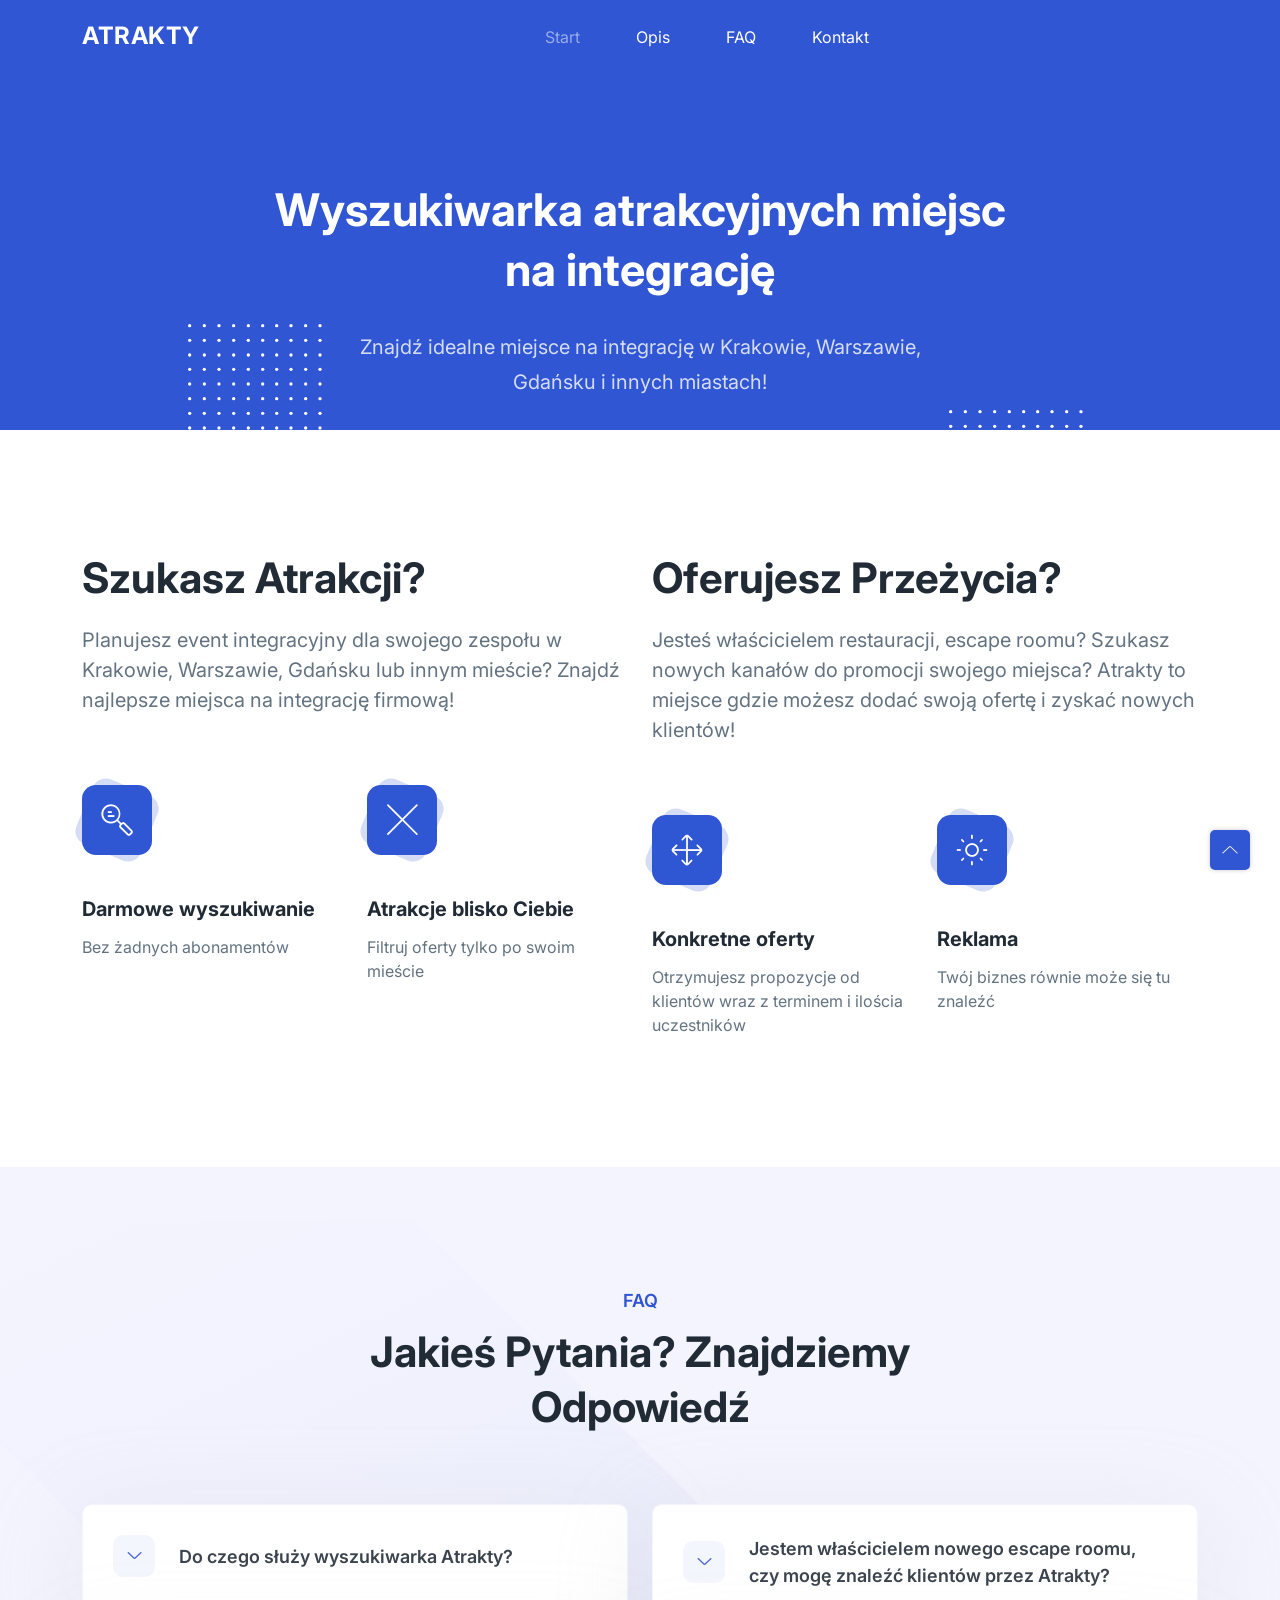
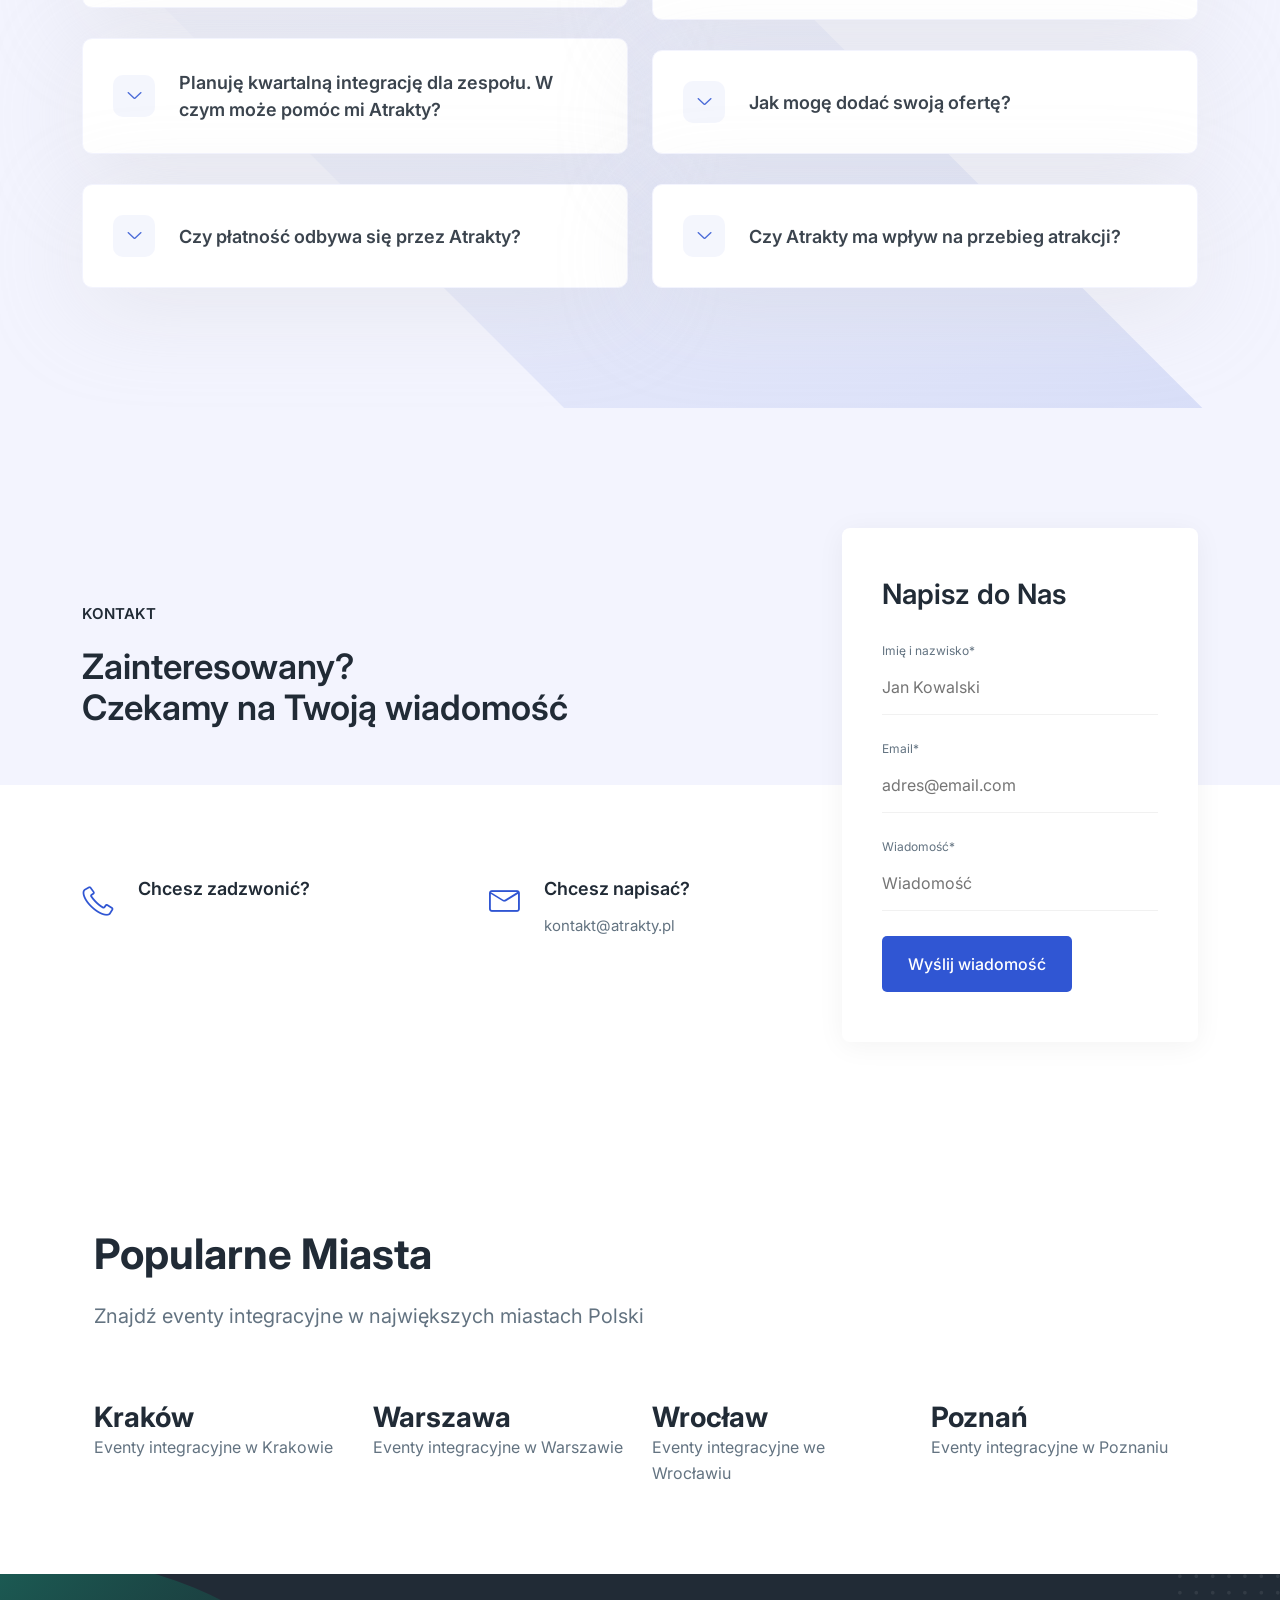
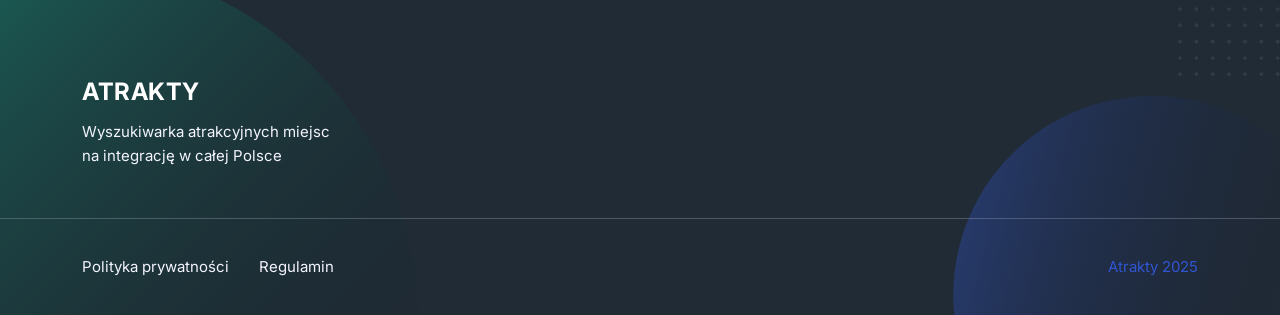
<file: index.html>
<!DOCTYPE html>
<html lang="en">
  <head>
    <meta charset="UTF-8" />
    <meta http-equiv="X-UA-Compatible" content="IE=edge" />
    <meta name="viewport" content="width=device-width, initial-scale=1.0" />
    <title>Atrakty | Wyszukiwarka eventów integracyjnych i firmowych w całej Polsce</title>

    <!-- Primary Meta Tags -->
    <meta name="title" content="Atrakty | Wyszukiwarka eventów integracyjnych i firmowych w całej Polsce">
    <meta name="description" content="Znajdź najlepsze miejsca na integrację firmową w Twoim mieście. Escape roomy, restauracje, warsztaty i inne atrakcje dla zespołu. Darmowe wyszukiwanie eventów integracyjnych w Krakowie, Warszawie, Gdańsku i innych miastach.">

    <!-- Open Graph / Facebook -->
    <meta property="og:type" content="website">
    <meta property="og:url" content="https://atrakty.pl/">
    <meta property="og:title" content="Atrakty | Wyszukiwarka eventów integracyjnych i firmowych w całej Polsce">
    <meta property="og:description" content="Znajdź najlepsze miejsca na integrację firmową w Twoim mieście. Escape roomy, restauracje, warsztaty i inne atrakcje dla zespołu. Darmowe wyszukiwanie eventów integracyjnych w Krakowie, Warszawie, Gdańsku i innych miastach.">
    <!-- <meta property="og:image" content="https://uideck.com/wp-content/uploads/2021/09/play-meta-bs.jpg"> -->

    <!-- Twitter -->
    <meta property="twitter:card" content="summary_large_image">
    <meta property="twitter:url" content="https://atrakty.pl/">
    <meta property="twitter:title" content="Atrakty | Wyszukiwarka eventów integracyjnych i firmowych w całej Polsce">
    <meta property="twitter:description" content="Znajdź najlepsze miejsca na integrację firmową w Twoim mieście. Escape roomy, restauracje, warsztaty i inne atrakcje dla zespołu. Darmowe wyszukiwanie eventów integracyjnych w Krakowie, Warszawie, Gdańsku i innych miastach.">
    <!-- <meta property="twitter:image" content="https://uideck.com/wp-content/uploads/2021/09/play-meta-bs.jpg"> -->

    <script type="application/ld+json">
    {
      "@context": "https://schema.org",
      "@type": "WebSite",
      "name": "Atrakty",
      "url": "https://atrakty.pl",
      "description": "Wyszukiwarka atrakcyjnych miejsc na integrację w całej Polsce",
      "potentialAction": {
        "@type": "SearchAction",
        "target": "https://atrakty.pl/search?q={search_term_string}",
        "query-input": "required name=search_term_string"
      }
    }
    </script>

    <!--====== Favicon Icon ======-->
    <link
      rel="shortcut icon"
      href="assets/images/favicon.ico"
      type="image/svg"
    />

    <!-- ===== All CSS files ===== -->
    <link rel="stylesheet" href="assets/css/bootstrap.min.css" />
    <link rel="stylesheet" href="assets/css/animate.css" />
    <link rel="stylesheet" href="assets/css/lineicons.css" />
    <link rel="stylesheet" href="assets/css/ud-styles.css" />
    <link rel="canonical" href="https://atrakty.pl/" />
  </head>
  <body>
    <!-- ====== Header Start ====== -->
    <header class="ud-header">
      <div class="container">
        <div class="row">
          <div class="col-lg-12">
            <nav class="navbar navbar-expand-lg">
              <a class="navbar-brand" href="index.html">
                <span class="logo-text">ATRAKTY</span>
              </a>
              <button class="navbar-toggler">
                <span class="toggler-icon"> </span>
                <span class="toggler-icon"> </span>
                <span class="toggler-icon"> </span>
              </button>

              <div class="navbar-collapse">
                <ul id="nav" class="navbar-nav mx-auto">
                  <li class="nav-item">
                    <a class="ud-menu-scroll" href="#home">Start</a>
                  </li>

                  <li class="nav-item">
                    <a class="ud-menu-scroll" href="#features">Opis</a>
                  </li>
                  <li class="nav-item">
                    <a class="ud-menu-scroll" href="#faq">FAQ</a>
                  </li>
                  <!-- <li class="nav-item">
                    <a class="ud-menu-scroll" href="#pricing">Pricing</a>
                  </li> -->
                  <!-- <li class="nav-item">
                    <a class="ud-menu-scroll" href="#team">Twórcy</a>
                  </li> -->
                  <li class="nav-item">
                    <a class="ud-menu-scroll" href="#contact">Kontakt</a>
                  </li>
                </ul>
              </div>
            </nav>
          </div>
        </div>
      </div>
    </header>
    <!-- ====== Header End ====== -->

    <!-- ====== Hero Start ====== -->
    <section class="ud-hero" id="home">
      <div class="container">
        <div class="row">
          <div class="col-lg-12">
            <div class="ud-hero-content wow fadeInUp" data-wow-delay=".2s">
              <h1 class="ud-hero-title">
                Wyszukiwarka atrakcyjnych miejsc na integrację
              </h1>
              <p class="ud-hero-desc">
                Znajdź idealne miejsce na integrację w Krakowie, Warszawie, Gdańsku i innych miastach!
              </p>
              <!-- <ul class="ud-hero-buttons">
                <li>
                  <a href="https://links.uideck.com/play-bootstrap-download" rel="nofollow noopener" target="_blank" class="ud-main-btn ud-white-btn">
                    Download Now
                  </a>
                </li>
                <li>
                  <a href="https://github.com/uideck/play-bootstrap" rel="nofollow noopener" target="_blank" class="ud-main-btn ud-link-btn">
                    Learn More <i class="lni lni-arrow-right"></i>
                  </a>
                </li>
              </ul> -->
            </div>
            <!-- <div class="ud-hero-brands-wrapper wow fadeInUp" data-wow-delay=".3s">
              <span class="logo-text">ATRAKTY</span>
            </div> -->
            
              <div class="ud-hero-image wow fadeInUp" data-wow-delay=".25s">
              <!-- <img src="assets/images/dashboard.webp" alt="Wyszukiwarka eventów integracyjnych w Krakowie, Warszawie i innych miastach" /> -->
              <img
                src="assets/images/hero/dotted-shape.svg"
                alt="shape"
                class="shape shape-1"
              />
              <img
                src="assets/images/hero/dotted-shape.svg"
                alt="shape"
                class="shape shape-2"
              />
            </div> 
          </div>
        </div>
      </div>
    </section>
    <!-- ====== Hero End ====== -->

    <!-- ====== Features Start ====== -->
    <section id="features" class="ud-features">
      <div class="container">
        <div class="row">
          <!-- Left Side with White Background -->
          <div class="col-lg-6">
            <div class="ud-section-title">
              <h2>Szukasz atrakcji?</h2>
              <p>
                Planujesz event integracyjny dla swojego zespołu w Krakowie, Warszawie, Gdańsku lub innym mieście? 
                Znajdź najlepsze miejsca na integrację firmową!
              </p>
            </div>
            <div class="row">
              <div class="col-xl-6 col-lg-12 col-sm-6">
                <div class="ud-single-feature wow fadeInUp" data-wow-delay=".1s">
                  <div class="ud-feature-icon">
                    <i class="lni lni-keyword-research"></i>
                  </div>
                  <div class="ud-feature-content">
                    <h3 class="ud-feature-title">Darmowe wyszukiwanie</h3>
                    <p class="ud-feature-desc">
                      Bez żadnych abonamentów 
                    </p>
                  </div>
                </div>
              </div>
              <div class="col-xl-6 col-lg-12 col-sm-6">
                <div class="ud-single-feature wow fadeInUp" data-wow-delay=".15s">
                  <div class="ud-feature-icon">
                    <i class="lni lni-close"></i>
                  </div>
                  <div class="ud-feature-content">
                    <h3 class="ud-feature-title">Atrakcje blisko Ciebie</h3>
                    <p class="ud-feature-desc">
                      Filtruj oferty tylko po swoim mieście
                    </p>
                  </div>
                </div>
              </div>
            </div>
          </div>
    
          <div class="col-lg-6">
            <div class="ud-section-title">
              <h2>Oferujesz przeżycia?</h2>
              <p>
                Jesteś właścicielem restauracji, escape roomu? Szukasz nowych
                kanałów do promocji swojego miejsca? Atrakty to miejsce gdzie 
                możesz dodać swoją ofertę i zyskać nowych klientów!
              </p>
            </div>
            <div class="row">
              <div class="col-xl-6 col-lg-12 col-sm-6">
                <div class="ud-single-feature wow fadeInUp" data-wow-delay=".2s">
                  <div class="ud-feature-icon">
                    <i class="lni lni-move"></i>
                  </div>
                  <div class="ud-feature-content">
                    <h3 class="ud-feature-title">Konkretne oferty</h3>
                    <p class="ud-feature-desc">
                      Otrzymujesz propozycje od klientów wraz z terminem i ilościa uczestników
                    </p>
                  </div>
                </div>
              </div>
              <div class="col-xl-6 col-lg-12 col-sm-6">
                <div class="ud-single-feature wow fadeInUp" data-wow-delay=".25s">
                  <div class="ud-feature-icon">
                    <i class="lni lni-sun"></i>
                  </div>
                  <div class="ud-feature-content">
                    <h3 class="ud-feature-title">Reklama</h3>
                    <p class="ud-feature-desc">
                      Twój biznes równie może się tu znaleźć
                    </p>
                  </div>
                </div>
              </div>
            </div>
          </div>
        </div>
      </div>
    </section>
    
    <!-- ====== Features End ====== -->
    <!-- ====== FAQ Start ====== -->
    <section id="faq" class="ud-faq">
      <div class="shape">
        <img src="assets/images/faq/shape.svg" alt="shape" />
      </div>
      <div class="container">
        <div class="row">
          <div class="col-lg-12">
            <div class="ud-section-title text-center mx-auto">
              <span>FAQ</span>
              <h2>Jakieś pytania? Znajdziemy odpowiedź</h2>
              <!-- <p>
                There are many variations of passages of Lorem Ipsum available
                but the majority have suffered alteration in some form.
              </p> -->
            </div>
          </div>
        </div>

        <div class="row">
          <div class="col-lg-6">
            <div class="ud-single-faq wow fadeInUp" data-wow-delay=".1s">
              <div class="accordion">
                <button
                  class="ud-faq-btn collapsed"
                  data-bs-toggle="collapse"
                  data-bs-target="#collapseOne"
                >
                  <span class="icon flex-shrink-0">
                    <i class="lni lni-chevron-down"></i>
                  </span>
                  <span>Do czego służy wyszukiwarka Atrakty?</span>
                </button>
                <div id="collapseOne" class="accordion-collapse collapse">
                  <div class="ud-faq-body">
                    Jest to miejsce które łączy osoby chcące zorganizować integrację dla zespołu lub firmy
                    wraz z gotowymi ofertami od oferujących szeroko pojęte atrakcje.
                  </div>
                </div>
              </div>
            </div>
            <div class="ud-single-faq wow fadeInUp" data-wow-delay=".15s">
              <div class="accordion">
                <button
                  class="ud-faq-btn collapsed"
                  data-bs-toggle="collapse"
                  data-bs-target="#collapseTwo"
                >
                  <span class="icon flex-shrink-0">
                    <i class="lni lni-chevron-down"></i>
                  </span>
                  <span>Planuję kwartalną integrację dla zespołu. W czym może pomóc mi Atrakty?</span>
                </button>
                <div id="collapseTwo" class="accordion-collapse collapse">
                  <div class="ud-faq-body">
                    Po prostu podaj miasto, przejrzyj dostępne oferty, wybierz najciekawszą, podaj datę,
                    przewidywaną iloć uczestników i wyślij zapytanie do organizatora przez formularz.
                  </div>
                </div>
              </div>
            </div>
            <div class="ud-single-faq wow fadeInUp" data-wow-delay=".2s">
              <div class="accordion">
                <button
                  class="ud-faq-btn collapsed"
                  data-bs-toggle="collapse"
                  data-bs-target="#collapseThree"
                >
                  <span class="icon flex-shrink-0">
                    <i class="lni lni-chevron-down"></i>
                  </span>
                  <span>Czy płatność odbywa się przez Atrakty?</span>
                </button>
                <div id="collapseThree" class="accordion-collapse collapse">
                  <div class="ud-faq-body">
                    Aktualnie nie, aczkolwiek ta funkcjonalność jest w planach.
                  </div>
                </div>
              </div>
            </div>
          </div>
          <div class="col-lg-6">
            <div class="ud-single-faq wow fadeInUp" data-wow-delay=".1s">
              <div class="accordion">
                <button
                  class="ud-faq-btn collapsed"
                  data-bs-toggle="collapse"
                  data-bs-target="#collapseFour"
                >
                  <span class="icon flex-shrink-0">
                    <i class="lni lni-chevron-down"></i>
                  </span>
                  <span>Jestem właścicielem nowego escape roomu, czy mogę znaleźć klientów przez Atrakty?</span>
                </button>
                <div id="collapseFour" class="accordion-collapse collapse">
                  <div class="ud-faq-body">
                    Oczywiście! Atrakty może pomóc w poszerzeniu zasięgów.
                  </div>
                </div>
              </div>
            </div>
            <div class="ud-single-faq wow fadeInUp" data-wow-delay=".15s">
              <div class="accordion">
                <button
                  class="ud-faq-btn collapsed"
                  data-bs-toggle="collapse"
                  data-bs-target="#collapseFive"
                >
                  <span class="icon flex-shrink-0">
                    <i class="lni lni-chevron-down"></i>
                  </span>
                  <span>Jak mogę dodać swoją ofertę?</span>
                </button>
                <div id="collapseFive" class="accordion-collapse collapse">
                  <div class="ud-faq-body">
                    To proste. Zarejestruj się, podaj informacje o swojej firmie, a następnie dodaj swoją
                    pierwszą ofertę. Po akceptacji przez administrację oferta stanie się widoczna dla wszystkich w wyszukiwarce.
                  </div>
                </div>
              </div>
            </div>
            <div class="ud-single-faq wow fadeInUp" data-wow-delay=".2s">
              <div class="accordion">
                <button
                  class="ud-faq-btn collapsed"
                  data-bs-toggle="collapse"
                  data-bs-target="#collapseSix"
                >
                  <span class="icon flex-shrink-0">
                    <i class="lni lni-chevron-down"></i>
                  </span>
                  <span>Czy Atrakty ma wpływ na przebieg atrakcji?</span>
                </button>
                <div id="collapseSix" class="accordion-collapse collapse">
                  <div class="ud-faq-body">
                    Nie, platforma tylko pośredniczy na etapie łączenia poszukujących z atrakacjami.
                  </div>
                </div>
              </div>
            </div>
          </div>
        </div>
      </div>
    </section>
    <!-- ====== FAQ End ====== -->

    <!-- ====== Contact Start ====== -->
    <section id="contact" class="ud-contact">
      <div class="container">
        <div class="row align-items-center">
          <div class="col-xl-8 col-lg-7">
            <div class="ud-contact-content-wrapper">
              <div class="ud-contact-title">
                <span>KONTAKT</span>
                <h2>
                  Zainteresowany? <br />
                  Czekamy na Twoją wiadomość
                </h2>
              </div>
              <div class="ud-contact-info-wrapper">
                <div class="ud-single-info">
                  <div class="ud-info-icon">
                    <i class="lni lni-phone"></i>
                  </div>
                  <div class="ud-info-meta">
                    <h5>Chcesz zadzwonić?</h5>
                    <!-- <p></p> -->
                  </div>
                </div>
                <div class="ud-single-info">
                  <div class="ud-info-icon">
                    <i class="lni lni-envelope"></i>
                  </div>
                  <div class="ud-info-meta">
                    <h5>Chcesz napisać?</h5>
                    <p>kontakt@atrakty.pl</p>                    
                  </div>
                </div>
              </div>
            </div>
          </div>
          <div class="col-xl-4 col-lg-5">
            <div
              class="ud-contact-form-wrapper wow fadeInUp"
              data-wow-delay=".2s"
            >
              <h3 class="ud-contact-form-title">Napisz do Nas</h3>
              <form class="ud-contact-form"
              action="https://formspree.io/f/xdknzvpr"
              method="POST"
              >
                <div class="ud-form-group"                >
                <form>
                  <label for="fullName">Imię i nazwisko*</label>
                  <input
                    type="text"
                    name="fullName"
                    placeholder="Jan Kowalski"
                  />
                </div>
                <div class="ud-form-group">
                  <label for="email">Email*</label>
                  <input
                    type="email"
                    name="email"
                    placeholder="adres@email.com"
                  />
                </div>
                <div class="ud-form-group">
                  <!-- <label for="phone">Phone*</label>
                  <input
                    type="text"
                    name="phone"
                    placeholder="+885 1254 5211 552"
                  /> -->
                </div>
                <div class="ud-form-group">
                  <label for="message">Wiadomość*</label>
                  <textarea
                    name="message"
                    rows="1"
                    placeholder="Wiadomość"
                  ></textarea>
                </div>
                <div class="ud-form-group mb-0">
                  <button type="submit" class="ud-main-btn">
                    Wyślij wiadomość
                  </button>
                </div>
              </form>
            </div>
          </div>
        </div>
      </div>
    </section>
    <!-- ====== Contact End ====== -->

    <!-- ====== Popular Cities Start ====== -->
    <section class="ud-cities">
      <div class="container">
        <div class="row">
          <div class="col-lg-12">
            <div class="ud-section-title">
              <h2>Popularne miasta</h2>
              <p>Znajdź eventy integracyjne w największych miastach Polski</p>
            </div>
          </div>
        </div>
        <div class="row ud-cities-row">
          <div class="col-lg-3 col-md-6">
            <a href="krakow.html" class="ud-single-city-link">
              <div class="ud-single-city">
                <h3>Kraków</h3>
                <p>Eventy integracyjne w Krakowie</p>
              </div>
            </a>
          </div>
          <div class="col-lg-3 col-md-6">
            <a href="warszawa.html" class="ud-single-city-link">
              <div class="ud-single-city">
                <h3>Warszawa</h3>
                <p>Eventy integracyjne w Warszawie</p>
              </div>
            </a>
          </div>
          <div class="col-lg-3 col-md-6">
            <a href="wroclaw.html" class="ud-single-city-link">
              <div class="ud-single-city">
                <h3>Wrocław</h3>
                <p>Eventy integracyjne we Wrocławiu</p>
              </div>
            </a>
          </div>
          <div class="col-lg-3 col-md-6">
            <a href="poznan.html" class="ud-single-city-link">
              <div class="ud-single-city">
                <h3>Poznań</h3>
                <p>Eventy integracyjne w Poznaniu</p>
              </div>
            </a>
          </div>
        </div>
      </div>
    </section>
    <!-- ====== Popular Cities End ====== -->
    <div class="ud-cities-bottom-spacer"></div>

    <!-- ====== Footer Start ====== -->
    <footer class="ud-footer wow fadeInUp" data-wow-delay=".15s">
      <div class="shape shape-1">
        <img src="assets/images/footer/shape-1.svg" alt="shape" />
      </div>
      <div class="shape shape-2">
        <img src="assets/images/footer/shape-2.svg" alt="shape" />
      </div>
      <div class="shape shape-3">
        <img src="assets/images/footer/shape-3.svg" alt="shape" />
      </div>
      <div class="ud-footer-widgets">
        <div class="container">
          <div class="row">
            <div class="col-xl-3 col-lg-4 col-md-6">
              <div class="ud-widget">
                <a href="index.html" class="ud-footer-logo">
                  <span class="logo-text">ATRAKTY</span>
                </a>
                <p class="ud-widget-desc">
                  Wyszukiwarka atrakcyjnych miejsc na integrację w całej Polsce
                </p>
              </div>
            </div>
          </div>
        </div>
      </div>
      <div class="ud-footer-bottom">
        <div class="container">
          <div class="row">
            <div class="col-md-8">
              <ul class="ud-footer-bottom-left">
                <li>
                  <a href="javascript:void(0)">Polityka prywatności</a>
                </li>
                <li>
                  <a href="javascript:void(0)">Regulamin</a>
                </li>
              </ul>
            </div>
            <div class="col-md-4">
              <p class="ud-footer-bottom-right">
                <!-- Designed and Developed by -->
                <a href="https://atrakty.pl" rel="nofollow">Atrakty 2025</a>
              </p>
            </div>
          </div>
        </div>
      </div>
    </footer>
    <!-- ====== Footer End ====== -->

    <!-- ====== Back To Top Start ====== -->
    <a href="javascript:void(0)" class="back-to-top">
      <i class="lni lni-chevron-up"> </i>
    </a>
    <!-- ====== Back To Top End ====== -->

    <!-- ====== All Javascript Files ====== -->
    <script src="assets/js/bootstrap.bundle.min.js"></script>
    <script src="assets/js/wow.min.js"></script>
    <script src="assets/js/main.js"></script>
    <script>
      // ==== for menu scroll
      const pageLink = document.querySelectorAll(".ud-menu-scroll");

      pageLink.forEach((elem) => {
        elem.addEventListener("click", (e) => {
          e.preventDefault();
          document.querySelector(elem.getAttribute("href")).scrollIntoView({
            behavior: "smooth",
            offsetTop: 1 - 60,
          });
        });
      });

      // section menu active
      function onScroll(event) {
        const sections = document.querySelectorAll(".ud-menu-scroll");
        const scrollPos =
          window.pageYOffset ||
          document.documentElement.scrollTop ||
          document.body.scrollTop;

        for (let i = 0; i < sections.length; i++) {
          const currLink = sections[i];
          const val = currLink.getAttribute("href");
          const refElement = document.querySelector(val);
          const scrollTopMinus = scrollPos + 73;
          if (
            refElement.offsetTop <= scrollTopMinus &&
            refElement.offsetTop + refElement.offsetHeight > scrollTopMinus
          ) {
            document
              .querySelector(".ud-menu-scroll")
              .classList.remove("active");
            currLink.classList.add("active");
          } else {
            currLink.classList.remove("active");
          }
        }
      }

      window.document.addEventListener("scroll", onScroll);
    </script>
  </body>
</html>
</file>
<file: assets/css/ud-styles.css>
/* =======

	Template Name: Play Bootstrap
	Author: UIdeck
	Author URI: https://uideck.com/
	Support: https://github.com/uideck/
	Version: 1.0

======== */
/*===========================
  COMMON css 
===========================*/
@import url("https://fonts.googleapis.com/css2?family=Inter:wght@200;300;400;500;600;700;800;900&display=swap");
:root {
  --font: "Inter", sans-serif;
  --body-color: #637381;
  --heading-color: #212b36;
  --primary-color: #3056d3;
  --white: #ffffff;
}

body {
  font-family: var(--font);
  font-weight: normal;
  font-style: normal;
  color: var(--body-color);
  overflow-x: hidden;
}

* {
  margin: 0;
  padding: 0;
  -webkit-box-sizing: border-box;
  box-sizing: border-box;
}

img {
  max-width: 100%;
}

a,
button,
input,
textarea {
  -webkit-transition: all 0.3s ease-out 0s;
  transition: all 0.3s ease-out 0s;
}

a,
a:focus,
input:focus,
textarea:focus,
button:focus,
.navbar-toggler:focus {
  text-decoration: none;
  outline: none;
  -webkit-box-shadow: none;
          box-shadow: none;
}

a:focus,
a:hover {
  text-decoration: none;
}

i,
span,
a {
  display: inline-block;
}

audio,
canvas,
iframe,
img,
svg,
video {
  vertical-align: middle;
}

h1,
h2,
h3,
h4,
h5,
h6 {
  font-weight: 700;
  color: var(--heading-color);
  margin: 0px;
}

h1 {
  font-size: 48px;
}

h2 {
  font-size: 36px;
}

h3 {
  font-size: 28px;
}

h4 {
  font-size: 22px;
}

h5 {
  font-size: 18px;
}

h6 {
  font-size: 16px;
}

ul,
ol {
  margin: 0px;
  padding: 0px;
  list-style-type: none;
}

p {
  font-size: 16px;
  font-weight: 400;
  line-height: 26px;
  color: var(--body-color);
  margin: 0px;
}

.bg_cover {
  background-position: center center;
  background-size: cover;
  background-repeat: no-repeat;
  width: 100%;
  height: 100%;
}

/*===== All Button Style =====*/
.ud-main-btn {
  display: inline-block;
  text-align: center;
  white-space: nowrap;
  vertical-align: middle;
  font-weight: 500;
  font-size: 16px;
  border-radius: 5px;
  padding: 15px 25px;
  border: 1px solid transparent;
  color: var(--white);
  cursor: pointer;
  z-index: 5;
  -webkit-transition: all 0.4s ease-out 0s;
  transition: all 0.4s ease-out 0s;
  background: var(--primary-color);
}

.ud-main-btn:hover {
  color: var(--white);
  background: var(--heading-color);
}

@media (max-width: 767px) {
  .container {
    padding-left: 40px;
    padding-right: 40px;
  }
}

@media only screen and (min-width: 576px) and (max-width: 767px) {
  .container {
    padding-left: 20px;
    padding-right: 20px;
  }
}

.back-to-top {
  width: 40px;
  height: 40px;
  line-height: 40px;
  background: var(--primary-color);
  -webkit-box-shadow: 0px 0px 5px rgba(0, 0, 0, 0.2);
          box-shadow: 0px 0px 5px rgba(0, 0, 0, 0.2);
  text-align: center;
  -webkit-box-pack: center;
      -ms-flex-pack: center;
          justify-content: center;
  -webkit-box-align: center;
      -ms-flex-align: center;
          align-items: center;
  border-radius: 5px;
  position: fixed;
  right: 30px;
  bottom: 30px;
  z-index: 99;
  color: var(--white);
}

.back-to-top:hover {
  color: var(--white);
  background: var(--heading-color);
}

/* ===== Header CSS ===== */
.ud-header {
  position: absolute;
  top: 0;
  left: 0;
  width: 100%;
  z-index: 99;
  -webkit-transition: all 0.3s ease-out 0s;
  transition: all 0.3s ease-out 0s;
}

.sticky {
  position: fixed;
  z-index: 99;
  background-color: rgba(255, 255, 255, 0.8);
  -webkit-backdrop-filter: blur(5px);
          backdrop-filter: blur(5px);
  -webkit-box-shadow: inset 0 -1px 0 0 rgba(0, 0, 0, 0.1);
  box-shadow: inset 0 -1px 0 0 rgba(0, 0, 0, 0.1);
  -webkit-transition: all 0.3s ease-out 0s;
  transition: all 0.3s ease-out 0s;
}

.sticky .navbar {
  padding: 0;
}

.navbar {
  padding: 0px 0;
  border-radius: 5px;
  position: relative;
  -webkit-transition: all 0.3s ease-out 0s;
  transition: all 0.3s ease-out 0s;
}

.navbar-brand {
  padding: 0;
}

@media only screen and (min-width: 768px) and (max-width: 991px), (max-width: 767px) {
  .navbar-brand {
    padding: 5px 0px;
  }
}

.navbar-brand img {
  max-width: 160px;
}

.navbar-toggler {
  padding: 0;
}

.navbar-toggler .toggler-icon {
  width: 30px;
  height: 2px;
  background-color: var(--white);
  display: block;
  margin: 5px 0;
  position: relative;
  -webkit-transition: all 0.3s ease-out 0s;
  transition: all 0.3s ease-out 0s;
}

.navbar-toggler.active .toggler-icon:nth-of-type(1) {
  -webkit-transform: rotate(45deg);
  transform: rotate(45deg);
  top: 7px;
}

.navbar-toggler.active .toggler-icon:nth-of-type(2) {
  opacity: 0;
}

.navbar-toggler.active .toggler-icon:nth-of-type(3) {
  -webkit-transform: rotate(135deg);
  transform: rotate(135deg);
  top: -7px;
}

@media only screen and (min-width: 768px) and (max-width: 991px), (max-width: 767px) {
  .navbar-collapse {
    position: absolute;
    top: 100%;
    right: 0;
    max-width: 300px;
    width: 100%;
    background-color: var(--white);
    z-index: 9;
    -webkit-box-shadow: 0px 15px 20px 0px rgba(0, 0, 0, 0.1);
    box-shadow: 0px 15px 20px 0px rgba(0, 0, 0, 0.1);
    padding: 0px;
    display: none;
    border-radius: 5px;
  }
  .navbar-collapse.show {
    display: block;
  }
}

@media only screen and (min-width: 768px) and (max-width: 991px), (max-width: 767px) {
  .navbar-nav {
    padding: 20px 30px;
  }
}

.navbar-nav .nav-item {
  position: relative;
  padding: 0px 20px;
}

@media only screen and (min-width: 992px) and (max-width: 1199px) {
  .navbar-nav .nav-item {
    padding: 0px 12px;
  }
}

@media only screen and (min-width: 768px) and (max-width: 991px), (max-width: 767px) {
  .navbar-nav .nav-item {
    padding: 0px;
  }
}

.navbar-nav .nav-item > a {
  font-size: 16px;
  font-weight: 400;
  color: var(--white);
  -webkit-transition: all 0.3s ease-out 0s;
  transition: all 0.3s ease-out 0s;
  padding: 25px 8px;
  position: relative;
}

@media only screen and (min-width: 768px) and (max-width: 991px), (max-width: 767px) {
  .navbar-nav .nav-item > a {
    display: block;
    padding: 8px 0;
    color: var(--heading-color);
  }
}

.navbar-nav .nav-item > a:hover, .navbar-nav .nav-item > a.active {
  color: var(--white);
  opacity: 0.5;
}

@media only screen and (min-width: 768px) and (max-width: 991px), (max-width: 767px) {
  .navbar-nav .nav-item > a:hover, .navbar-nav .nav-item > a.active {
    color: var(--primary-color);
    opacity: 1;
  }
}

.navbar-nav .nav-item .ud-submenu {
  position: absolute;
  width: 250px;
  background: var(--white);
  top: 110%;
  padding: 20px 30px;
  -webkit-box-shadow: 0 15px 44px rgba(140, 140, 140, 0.18);
          box-shadow: 0 15px 44px rgba(140, 140, 140, 0.18);
  border-radius: 5px;
  opacity: 0;
  visibility: hidden;
  -webkit-transition: all 0.3s ease-out 0s;
  transition: all 0.3s ease-out 0s;
}

@media only screen and (min-width: 768px) and (max-width: 991px), (max-width: 767px) {
  .navbar-nav .nav-item .ud-submenu {
    position: static;
    -webkit-box-shadow: none;
            box-shadow: none;
    width: 100%;
    padding: 0px;
    opacity: 1;
    visibility: visible;
    display: none;
  }
}

.navbar-nav .nav-item .ud-submenu.show {
  display: block;
}

.navbar-nav .nav-item .ud-submenu .ud-submenu-link {
  padding: 7px 0;
  color: var(--heading-color);
  font-size: 14px;
}

.navbar-nav .nav-item .ud-submenu .ud-submenu-link:hover {
  color: var(--primary-color);
}

.navbar-nav .nav-item:hover > a {
  color: var(--white);
  opacity: 0.5;
}

@media only screen and (min-width: 768px) and (max-width: 991px), (max-width: 767px) {
  .navbar-nav .nav-item:hover > a {
    color: var(--primary-color);
    opacity: 1;
  }
}

.navbar-nav .nav-item:hover > .ud-submenu {
  opacity: 1;
  visibility: visible;
  top: 100%;
}

.navbar-nav .nav-item.nav-item-has-children > a {
  position: relative;
}

.navbar-nav .nav-item.nav-item-has-children > a::after {
  content: "";
  -webkit-box-sizing: border-box;
          box-sizing: border-box;
  position: absolute;
  width: 10px;
  height: 10px;
  border-bottom: 2px solid;
  border-right: 2px solid;
  -webkit-transform: rotate(45deg) translateY(-50%);
          transform: rotate(45deg) translateY(-50%);
  right: -15px;
  top: 50%;
  margin-top: -2px;
}

@media only screen and (min-width: 768px) and (max-width: 991px), (max-width: 767px) {
  .navbar-nav .nav-item.nav-item-has-children > a::after {
    right: 5px;
  }
}

@media only screen and (min-width: 768px) and (max-width: 991px), (max-width: 767px) {
  .navbar-btn {
    position: absolute;
    top: 50%;
    right: 50px;
    -webkit-transform: translateY(-50%);
    transform: translateY(-50%);
  }
}

.navbar-btn .ud-main-btn {
  padding: 8px 16px;
  background: transparent;
}

.navbar-btn .ud-login-btn:hover {
  opacity: 0.5;
}

.navbar-btn .ud-white-btn {
  background: rgba(255, 255, 255, 0.2);
}

.navbar-btn .ud-white-btn:hover {
  background: white;
  color: var(--heading-color);
}

.sticky .navbar-toggler .toggler-icon {
  background-color: var(--heading-color);
}

.sticky .navbar-nav .nav-item:hover > a {
  color: var(--primary-color);
  opacity: 1;
}

.sticky .navbar-nav .nav-item a {
  color: var(--heading-color);
}

.sticky .navbar-nav .nav-item a.active, .sticky .navbar-nav .nav-item a:hover {
  color: var(--primary-color);
  opacity: 1;
}

.sticky .navbar-btn .ud-main-btn.ud-login-btn {
  color: var(--heading-color);
}

.sticky .navbar-btn .ud-main-btn.ud-login-btn:hover {
  color: var(--primary-color);
  opacity: 1;
}

.sticky .navbar-btn .ud-white-btn {
  background: var(--primary-color);
  color: var(--white);
}

.sticky .navbar-btn .ud-white-btn:hover {
  background: var(--heading-color);
}

/* ===== Hero CSS ===== */
.ud-hero {
  background: var(--primary-color);
  padding-top: 180px;
}

@media only screen and (min-width: 768px) and (max-width: 991px) {
  .ud-hero {
    padding-top: 160px;
  }
}

@media (max-width: 767px) {
  .ud-hero {
    padding-top: 130px;
  }
}

.ud-hero-content {
  max-width: 780px;
  margin: auto;
  margin-bottom: 30px;
}

.ud-hero-content .ud-hero-title {
  color: var(--white);
  font-weight: 700;
  font-size: 45px;
  line-height: 60px;
  text-align: center;
  margin-bottom: 30px;
}

@media only screen and (min-width: 768px) and (max-width: 991px) {
  .ud-hero-content .ud-hero-title {
    font-size: 38px;
    line-height: 50px;
  }
}

@media (max-width: 767px) {
  .ud-hero-content .ud-hero-title {
    font-size: 26px;
    line-height: 38px;
  }
}

.ud-hero-content .ud-hero-desc {
  font-weight: normal;
  font-size: 20px;
  line-height: 35px;
  text-align: center;
  color: var(--white);
  opacity: 0.8;
  max-width: 600px;
  margin: auto;
  margin-bottom: 30px;
}

@media (max-width: 767px) {
  .ud-hero-content .ud-hero-desc {
    font-size: 16px;
    line-height: 30px;
  }
}

.ud-hero-buttons {
  display: -webkit-box;
  display: -ms-flexbox;
  display: flex;
  -webkit-box-align: center;
      -ms-flex-align: center;
          align-items: center;
  -webkit-box-pack: center;
      -ms-flex-pack: center;
          justify-content: center;
}

.ud-hero-buttons .ud-main-btn {
  margin: 8px;
}

@media (max-width: 767px) {
  .ud-hero-buttons .ud-main-btn {
    margin: 5px;
  }
}

@media (max-width: 767px) {
  .ud-hero-buttons .ud-main-btn {
    padding: 12px 16px;
  }
}

.ud-hero-buttons .ud-white-btn {
  background: var(--white);
  color: var(--heading-color);
}

.ud-hero-buttons .ud-white-btn:hover {
  -webkit-box-shadow: 0px 0px 25px rgba(0, 0, 0, 0.2);
          box-shadow: 0px 0px 25px rgba(0, 0, 0, 0.2);
  background: #fefefe;
  color: var(--primary-color);
}

.ud-hero-buttons .ud-link-btn:hover {
  color: var(--white);
  background: transparent;
  opacity: 0.5;
}

.ud-hero-brands-wrapper {
  text-align: center;
  margin-bottom: 40px;
}

.ud-hero-brands-wrapper img {
  -webkit-transition: all 0.3s;
  transition: all 0.3s;
  opacity: 0.5;
  max-width: 250px;
}

.ud-hero-brands-wrapper img:hover {
  opacity: 1;
}

.ud-hero-image {
  max-width: 845px;
  margin: auto;
  text-align: center;
  position: relative;
  z-index: 1;
}

.ud-hero-image img {
  max-width: 100%;
  text-align: center;
}

.ud-hero-image .shape {
  position: absolute;
  z-index: -1;
}

.ud-hero-image .shape.shape-1 {
  bottom: 0;
  left: -30px;
}

.ud-hero-image .shape.shape-2 {
  top: -20px;
  right: -20px;
}

/* ===== Features CSS ===== */
.ud-features {
  padding-top: 120px;
  padding-bottom: 90px;
}

@media (max-width: 767px) {
  .ud-features {
    padding-top: 80px;
    padding-bottom: 40px;
  }
}

.ud-section-title {
  max-width: 620px;
  margin-bottom: 70px;
}

.ud-section-title span {
  font-weight: 600;
  font-size: 18px;
  color: var(--primary-color);
  margin-bottom: 10px;
}

.ud-section-title h2 {
  font-weight: 700;
  font-size: 42px;
  line-height: 55px;
  text-transform: capitalize;
  color: var(--heading-color);
  margin-bottom: 20px;
}

.ud-section-title p {
  font-size: 20px;
  line-height: 30px;
}

@media (max-width: 767px) {
  .ud-section-title p {
    font-size: 16px;
    line-height: 26px;
  }
}

.ud-single-feature {
  margin-bottom: 40px;
}

.ud-single-feature:hover .ud-feature-icon::before {
  -webkit-transform: rotate(45deg);
  transform: rotate(45deg);
}

.ud-single-feature .ud-feature-icon {
  width: 70px;
  height: 70px;
  display: -webkit-box;
  display: -ms-flexbox;
  display: flex;
  -webkit-box-align: center;
      -ms-flex-align: center;
          align-items: center;
  -webkit-box-pack: center;
      -ms-flex-pack: center;
          justify-content: center;
  border-radius: 14px;
  background: var(--primary-color);
  font-size: 32px;
  color: var(--white);
  position: relative;
  z-index: 1;
  text-align: center;
  margin-bottom: 40px;
}

.ud-single-feature .ud-feature-icon::before {
  content: "";
  position: absolute;
  width: 100%;
  height: 100%;
  top: 0;
  left: 0;
  border-radius: 14px;
  background: var(--primary-color);
  opacity: 0.2;
  z-index: -1;
  -webkit-transform: rotate(23deg);
  transform: rotate(23deg);
  -webkit-transition: all 0.3s ease-out 0s;
  transition: all 0.3s ease-out 0s;
}

.ud-single-feature .ud-feature-title {
  font-weight: 700;
  font-size: 20px;
  line-height: 28px;
  margin-bottom: 12px;
}

@media only screen and (min-width: 992px) and (max-width: 1199px) {
  .ud-single-feature .ud-feature-title {
    font-size: 18px;
    line-height: 26px;
  }
}

.ud-single-feature .ud-feature-desc {
  font-size: 16px;
  line-height: 24px;
  margin-bottom: 40px;
}

.ud-single-feature .ud-feature-link {
  font-weight: 500;
  color: var(--body-color);
}

.ud-single-feature .ud-feature-link:hover {
  color: var(--primary-color);
}

/* ===== About CSS ===== */
.ud-about {
  background: #f3f4fe;
  padding: 120px 0;
}

@media (max-width: 767px) {
  .ud-about {
    padding: 80px 0;
  }
}

.ud-about-wrapper {
  background: var(--white);
  border: 1px solid rgba(0, 0, 0, 0.08);
  display: -webkit-box;
  display: -ms-flexbox;
  display: flex;
  -webkit-box-pack: justify;
      -ms-flex-pack: justify;
          justify-content: space-between;
}

@media only screen and (min-width: 768px) and (max-width: 991px), (max-width: 767px) {
  .ud-about-wrapper {
    display: block;
  }
}

.ud-about-content-wrapper {
  padding: 70px;
}

@media (max-width: 767px) {
  .ud-about-content-wrapper {
    padding: 50px 30px;
  }
}

@media only screen and (min-width: 576px) and (max-width: 767px) {
  .ud-about-content-wrapper {
    padding: 50px;
  }
}

.ud-about-content {
  max-width: 500px;
}

.ud-about-content .tag {
  font-weight: 500;
  font-size: 14px;
  color: var(--white);
  background: var(--primary-color);
  padding: 5px 20px;
  display: inline-block;
  margin-bottom: 20px;
}

.ud-about-content h2 {
  font-weight: bold;
  font-size: 36px;
  line-height: 45px;
  margin-bottom: 30px;
}

@media (max-width: 767px) {
  .ud-about-content h2 {
    font-size: 26px;
    line-height: 38px;
  }
}

.ud-about-content p {
  font-size: 16px;
  line-height: 28px;
  margin-bottom: 40px;
}

.ud-about-content .ud-main-btn:hover {
  background: #2748b4;
  -webkit-box-shadow: 0px 0px 10px rgba(0, 0, 0, 0.3);
          box-shadow: 0px 0px 10px rgba(0, 0, 0, 0.3);
}

@media only screen and (min-width: 768px) and (max-width: 991px), (max-width: 767px) {
  .ud-about-image {
    text-align: center;
  }
}

/* ===== Pricing CSS ===== */
.ud-pricing {
  padding-top: 120px;
  padding-bottom: 90px;
}

@media (max-width: 767px) {
  .ud-pricing {
    padding-top: 80px;
    padding-bottom: 40px;
  }
}

.ud-single-pricing {
  margin-bottom: 40px;
  background: var(--white);
  border: 2px solid #d4deff;
  border-radius: 8px;
  text-align: center;
  padding: 45px 30px;
  position: relative;
}

.ud-single-pricing.active {
  background: -webkit-gradient(linear, left top, left bottom, from(#3056d3), to(#179bee));
  background: linear-gradient(180deg, #3056d3 0%, #179bee 100%);
  border: none;
  padding: 55px 30px;
}

.ud-single-pricing.active .ud-pricing-header h3,
.ud-single-pricing.active .ud-pricing-header h4 {
  color: var(--white);
}

.ud-single-pricing.active .ud-pricing-body li {
  color: var(--white);
}

.ud-single-pricing.first-item::after, .ud-single-pricing.last-item::after {
  content: "";
  position: absolute;
  width: 55px;
  height: 55px;
  z-index: 1;
}

.ud-single-pricing.first-item::after {
  background: var(--primary-color);
  left: -2px;
  bottom: -2px;
  border-radius: 0px 55px 0px 8px;
}

.ud-single-pricing.last-item::after {
  background: #13c296;
  top: -2px;
  right: -2px;
  border-radius: 0px 8px 0px 55px;
}

.ud-single-pricing .ud-popular-tag {
  display: inline-block;
  padding: 10px 25px;
  background: var(--white);
  border-radius: 30px;
  color: var(--primary-color);
  margin-bottom: 20px;
  font-weight: 600;
}

.ud-single-pricing .ud-pricing-header h3 {
  font-weight: 500;
  font-size: 15px;
  margin-bottom: 8px;
}

.ud-single-pricing .ud-pricing-header h4 {
  font-weight: 600;
  font-size: 26px;
  color: var(--primary-color);
  margin-bottom: 40px;
}

.ud-single-pricing .ud-pricing-body {
  margin-bottom: 40px;
}

.ud-single-pricing .ud-pricing-body li {
  font-weight: 500;
  font-size: 15px;
  margin-bottom: 18px;
}

.ud-single-pricing .ud-main-btn {
  border-radius: 30px;
  padding: 15px 40px;
}

.ud-single-pricing .ud-border-btn {
  border: 1px solid #d4deff;
  color: var(--primary-color);
  background: var(--white);
}

.ud-single-pricing .ud-border-btn:hover {
  color: var(--white);
  border-color: var(--primary-color);
  background: var(--primary-color);
}

.ud-single-pricing .ud-white-btn {
  background: var(--white);
  color: var(--heading-color);
}

.ud-single-pricing .ud-white-btn:hover {
  color: var(--white);
  background: var(--heading-color);
}

/* ===== FAQ CSS ===== */
.ud-faq {
  padding-top: 120px;
  padding-bottom: 90px;
  background: #f3f4fe;
  position: relative;
  z-index: 1;
}

@media (max-width: 767px) {
  .ud-faq {
    padding-top: 80px;
    padding-bottom: 50px;
  }
}

.ud-faq .shape {
  position: absolute;
  z-index: -1;
  left: 0;
  bottom: 0;
}

.ud-single-faq {
  background: var(--white);
  border: 1px solid #f3f4fe;
  -webkit-box-shadow: 0px 20px 95px rgba(201, 203, 204, 0.3);
          box-shadow: 0px 20px 95px rgba(201, 203, 204, 0.3);
  border-radius: 10px;
  margin-bottom: 30px;
}

.ud-single-faq .ud-faq-btn {
  text-align: left;
  display: -webkit-box;
  display: -ms-flexbox;
  display: flex;
  width: 100%;
  -webkit-box-align: center;
      -ms-flex-align: center;
          align-items: center;
  border: none;
  background: transparent;
  font-weight: 600;
  font-size: 18px;
  color: var(--heading-color);
  opacity: 0.88;
  padding: 30px;
}

@media only screen and (min-width: 992px) and (max-width: 1199px), (max-width: 767px) {
  .ud-single-faq .ud-faq-btn {
    padding: 15px;
  }
}

.ud-single-faq .ud-faq-btn.collapsed span.icon i {
  -webkit-transform: rotate(0deg);
  transform: rotate(0deg);
}

.ud-single-faq .ud-faq-btn span.icon {
  display: -webkit-box;
  display: -ms-flexbox;
  display: flex;
  -webkit-box-align: center;
      -ms-flex-align: center;
          align-items: center;
  -webkit-box-pack: center;
      -ms-flex-pack: center;
          justify-content: center;
  width: 42px;
  height: 42px;
  background: rgba(48, 86, 211, 0.06);
  border-radius: 10px;
  color: var(--primary-color);
  margin-right: 24px;
}

.ud-single-faq .ud-faq-btn span.icon i {
  -webkit-transform: rotate(180deg);
  transform: rotate(180deg);
  -webkit-transition: all 0.3s;
  transition: all 0.3s;
  font-size: 14px;
  font-weight: 700;
}

.ud-single-faq .ud-faq-body {
  padding: 0px 30px 40px 95px;
}

@media only screen and (min-width: 992px) and (max-width: 1199px), (max-width: 767px) {
  .ud-single-faq .ud-faq-body {
    padding: 0px 16px 20px 82px;
  }
}

/* ===== Testimonials CSS ===== */
.ud-testimonials {
  padding-top: 120px;
}

@media (max-width: 767px) {
  .ud-testimonials {
    padding-top: 80px;
  }
}

.ud-single-testimonial {
  padding: 30px;
  -webkit-box-shadow: 0px 60px 120px -20px #ebeffd;
          box-shadow: 0px 60px 120px -20px #ebeffd;
  background: var(--white);
  margin-bottom: 50px;
}

.ud-single-testimonial .ud-testimonial-ratings {
  margin-bottom: 10px;
}

.ud-single-testimonial .ud-testimonial-ratings i {
  color: #fbb040;
}

.ud-single-testimonial .ud-testimonial-content {
  margin-bottom: 25px;
}

.ud-single-testimonial .ud-testimonial-content p {
  font-size: 16px;
  line-height: 30px;
  color: #637381;
}

.ud-single-testimonial .ud-testimonial-info {
  display: -webkit-box;
  display: -ms-flexbox;
  display: flex;
  -webkit-box-align: center;
      -ms-flex-align: center;
          align-items: center;
}

.ud-single-testimonial .ud-testimonial-info .ud-testimonial-image {
  width: 50px;
  height: 50px;
  border-radius: 50%;
  overflow: hidden;
  margin-right: 20px;
}

.ud-single-testimonial .ud-testimonial-info .ud-testimonial-meta h4 {
  font-weight: 600;
  font-size: 14px;
}

.ud-single-testimonial .ud-testimonial-info .ud-testimonial-meta p {
  font-size: 12px;
  color: #969696;
}

.ud-brands .ud-title {
  margin-bottom: 30px;
}

.ud-brands .ud-title h6 {
  font-weight: normal;
  font-size: 12px;
  color: var(--body-color);
  display: inline-block;
  position: relative;
}

.ud-brands .ud-title h6::after {
  content: "";
  position: absolute;
  width: 30px;
  height: 1px;
  background: #afb2b5;
  right: -40px;
  top: 50%;
}

.ud-brands .ud-brands-logo {
  display: -webkit-box;
  display: -ms-flexbox;
  display: flex;
  -webkit-box-align: center;
      -ms-flex-align: center;
          align-items: center;
  -ms-flex-wrap: wrap;
      flex-wrap: wrap;
  margin-right: -40px;
}

.ud-brands .ud-brands-logo .ud-single-logo {
  margin-right: 40px;
  margin-bottom: 20px;
  max-width: 140px;
}

.ud-brands .ud-brands-logo .ud-single-logo:hover img {
  -webkit-filter: none;
          filter: none;
}

.ud-brands .ud-brands-logo .ud-single-logo img {
  -webkit-filter: grayscale(1);
          filter: grayscale(1);
  -webkit-transition: all 0.3s ease-out 0s;
  transition: all 0.3s ease-out 0s;
}

/* ===== Team CSS ===== */
.ud-team {
  padding-top: 120px;
  padding-bottom: 80px;
}

@media (max-width: 767px) {
  .ud-team {
    padding-top: 80px;
    padding-bottom: 40px;
  }
}

.ud-single-team {
  margin-bottom: 40px;
}

.ud-single-team .ud-team-image-wrapper {
  width: 170px;
  height: 170px;
  position: relative;
  margin: 0px auto 25px;
}

.ud-single-team .ud-team-image {
  border-radius: 50%;
}

.ud-single-team .ud-team-image img {
  width: 100%;
  border-radius: 50%;
}

.ud-single-team .shape {
  position: absolute;
  z-index: -1;
}

.ud-single-team .shape.shape-1 {
  top: 0;
  left: 0;
}

.ud-single-team .shape.shape-2 {
  bottom: 0;
  right: 0;
}

.ud-single-team .ud-team-info {
  text-align: center;
  margin-bottom: 20px;
}

.ud-single-team .ud-team-info h5 {
  font-weight: 500;
  font-size: 18px;
  text-transform: capitalize;
  margin-bottom: 10px;
}

.ud-single-team .ud-team-info h6 {
  font-weight: 500;
  font-size: 12px;
  color: var(--body-color);
}

.ud-single-team .ud-team-socials {
  display: -webkit-box;
  display: -ms-flexbox;
  display: flex;
  -webkit-box-align: center;
      -ms-flex-align: center;
          align-items: center;
  -webkit-box-pack: center;
      -ms-flex-pack: center;
          justify-content: center;
}

.ud-single-team .ud-team-socials a {
  width: 32px;
  height: 32px;
  display: -webkit-box;
  display: -ms-flexbox;
  display: flex;
  -webkit-box-align: center;
      -ms-flex-align: center;
          align-items: center;
  -webkit-box-pack: center;
      -ms-flex-pack: center;
          justify-content: center;
  margin: 0px 10px;
  color: #cdced6;
}

.ud-single-team .ud-team-socials a:hover {
  color: var(--primary-color);
}

/* ===== Contact CSS ===== */
.ud-contact {
  padding: 120px 0px;
  position: relative;
}

@media (max-width: 767px) {
  .ud-contact {
    padding: 80px 0;
  }
}

.ud-contact::after {
  content: "";
  position: absolute;
  z-index: -1;
  width: 100%;
  top: 0;
  left: 0;
  height: 50%;
  background: #f3f4fe;
}

@media only screen and (min-width: 992px) and (max-width: 1199px) {
  .ud-contact::after {
    height: 45%;
  }
}

.ud-contact-title {
  margin-bottom: 150px;
}

@media only screen and (min-width: 768px) and (max-width: 991px), (max-width: 767px) {
  .ud-contact-title {
    margin-bottom: 50px;
  }
}

.ud-contact-title span {
  color: var(--heading-color);
  font-weight: 600;
  font-size: 15px;
  margin-bottom: 20px;
}

.ud-contact-title h2 {
  font-weight: 600;
  font-size: 35px;
  line-height: 41px;
}

.ud-contact-info-wrapper {
  display: -webkit-box;
  display: -ms-flexbox;
  display: flex;
  -webkit-box-pack: justify;
      -ms-flex-pack: justify;
          justify-content: space-between;
  -ms-flex-wrap: wrap;
      flex-wrap: wrap;
}

@media only screen and (min-width: 768px) and (max-width: 991px), (max-width: 767px) {
  .ud-contact-info-wrapper {
    margin-bottom: 50px;
  }
}

.ud-contact-info-wrapper .ud-single-info {
  display: -webkit-box;
  display: -ms-flexbox;
  display: flex;
  max-width: 100%;
  width: 330px;
  margin-bottom: 30px;
}

.ud-contact-info-wrapper .ud-info-icon {
  font-size: 32px;
  color: var(--primary-color);
  margin-right: 24px;
}

.ud-contact-info-wrapper .ud-info-meta h5 {
  font-weight: 600;
  font-size: 18px;
  margin-bottom: 15px;
}

.ud-contact-info-wrapper .ud-info-meta p {
  font-size: 15px;
  line-height: 24px;
}

.ud-contact-form-wrapper {
  -webkit-box-shadow: 0px 4px 28px rgba(0, 0, 0, 0.05);
          box-shadow: 0px 4px 28px rgba(0, 0, 0, 0.05);
  border-radius: 8px;
  background: var(--white);
  padding: 60px;
}

@media (max-width: 767px) {
  .ud-contact-form-wrapper {
    padding: 40px 30px;
  }
}

@media only screen and (min-width: 1200px) and (max-width: 1399px), only screen and (min-width: 992px) and (max-width: 1199px), only screen and (min-width: 576px) and (max-width: 767px) {
  .ud-contact-form-wrapper {
    padding: 50px 40px;
  }
}

.ud-contact-form-wrapper .ud-contact-form-title {
  font-style: normal;
  font-weight: 600;
  font-size: 28px;
  margin-bottom: 30px;
}

@media (max-width: 767px) {
  .ud-contact-form-wrapper .ud-contact-form-title {
    font-size: 24px;
  }
}

.ud-contact-form-wrapper .ud-form-group {
  margin-bottom: 25px;
}

.ud-contact-form-wrapper .ud-form-group label {
  display: block;
  font-weight: normal;
  font-size: 12px;
}

.ud-contact-form-wrapper .ud-form-group input,
.ud-contact-form-wrapper .ud-form-group textarea {
  display: block;
  width: 100%;
  padding: 15px 0;
  border: none;
  outline: none;
  border-bottom: 1px solid #f1f1f1;
  resize: none;
}

.ud-contact-form-wrapper .ud-form-group input:focus,
.ud-contact-form-wrapper .ud-form-group textarea:focus {
  border-color: var(--primary-color);
}

/* ===== Footer CSS ===== */
.ud-footer {
  background: var(--heading-color);
  padding-top: 100px;
  position: relative;
  z-index: 1;
  overflow: hidden;
}

.ud-footer .shape {
  position: absolute;
  z-index: -1;
}

.ud-footer .shape.shape-1 {
  top: 0;
  left: 0;
}

.ud-footer .shape.shape-2 {
  top: 0;
  right: 0;
}

.ud-footer .shape.shape-3 {
  bottom: 0;
  right: 0;
}

.ud-widget {
  margin-bottom: 50px;
}

.ud-widget .ud-footer-logo {
  max-width: 160px;
  display: block;
  margin-bottom: 10px;
}

.ud-widget .ud-footer-logo img {
  width: 100%;
}

.ud-widget .ud-widget-desc {
  font-size: 15px;
  line-height: 24px;
  color: #f3f4fe;
  margin-bottom: 30px;
  max-width: 260px;
}

.ud-widget .ud-widget-socials {
  display: -webkit-box;
  display: -ms-flexbox;
  display: flex;
  -webkit-box-align: center;
      -ms-flex-align: center;
          align-items: center;
}

.ud-widget .ud-widget-socials a {
  font-size: 16px;
  color: #dddddd;
  margin-right: 20px;
}

.ud-widget .ud-widget-socials a:hover {
  color: var(--primary-color);
}

.ud-widget .ud-widget-title {
  font-weight: 600;
  font-size: 18px;
  margin-bottom: 35px;
  color: var(--white);
}

.ud-widget .ud-widget-links a {
  display: inline-block;
  margin-bottom: 12px;
  font-size: 15px;
  line-height: 30px;
  color: #f3f4fe;
}

.ud-widget .ud-widget-links a:hover {
  color: var(--primary-color);
  padding-left: 10px;
}

.ud-widget .ud-widget-brands {
  display: -webkit-box;
  display: -ms-flexbox;
  display: flex;
  -ms-flex-wrap: wrap;
      flex-wrap: wrap;
  -webkit-box-pack: justify;
      -ms-flex-pack: justify;
          justify-content: space-between;
}

.ud-widget .ud-widget-brands a {
  display: block;
  max-width: 120px;
  margin-bottom: 20px;
  margin-right: 20px;
}

@media only screen and (min-width: 1200px) and (max-width: 1399px) {
  .ud-widget .ud-widget-brands a {
    max-width: 100px;
  }
}

.ud-footer-bottom {
  padding: 35px 0;
  border-top: 1px solid rgba(136, 144, 164, 0.43);
}

.ud-footer-bottom .ud-footer-bottom-left {
  display: -webkit-box;
  display: -ms-flexbox;
  display: flex;
  -webkit-box-align: center;
      -ms-flex-align: center;
          align-items: center;
}

@media (max-width: 767px) {
  .ud-footer-bottom .ud-footer-bottom-left {
    -webkit-box-pack: center;
        -ms-flex-pack: center;
            justify-content: center;
  }
}

.ud-footer-bottom .ud-footer-bottom-left a {
  font-weight: normal;
  font-size: 15px;
  color: #f3f4fe;
  margin-right: 30px;
  display: inline-block;
}

@media (max-width: 767px) {
  .ud-footer-bottom .ud-footer-bottom-left a {
    margin: 0px 8px 8px;
  }
}

.ud-footer-bottom .ud-footer-bottom-left a:hover {
  color: var(--primary-color);
}

.ud-footer-bottom .ud-footer-bottom-right {
  text-align: right;
  font-weight: normal;
  font-size: 15px;
  color: #f3f4fe;
}

.ud-footer-bottom .ud-footer-bottom-right a {
  color: var(--primary-color);
}

.ud-footer-bottom .ud-footer-bottom-right a:hover {
  text-decoration: underline;
}

@media (max-width: 767px) {
  .ud-footer-bottom .ud-footer-bottom-right {
    text-align: center;
    margin-top: 10px;
  }
}

/* ====== Banner CSS ======= */
.ud-page-banner {
  padding-top: 130px;
  padding-bottom: 80px;
  background: var(--primary-color);
  background-image: url("../images/banner/banner-bg.svg");
  background-position: center;
  background-repeat: no-repeat;
  background-size: cover;
}

.ud-banner-content {
  text-align: center;
  max-width: 600px;
  margin: auto;
}

.ud-banner-content h1 {
  color: var(--white);
  font-size: 38px;
  font-weight: 600;
}

/* ====== Login CSS ====== */
.ud-login {
  padding-top: 80px;
  padding-bottom: 80px;
}

.ud-login-wrapper {
  max-width: 500px;
  margin: auto;
  background: var(--white);
  text-align: center;
  padding: 60px;
  -webkit-box-shadow: 0px 10px 35px rgba(0, 0, 0, 0.05);
          box-shadow: 0px 10px 35px rgba(0, 0, 0, 0.05);
}

.ud-login-wrapper .ud-login-logo {
  margin-bottom: 30px;
}

.ud-login-form .ud-form-group {
  margin-bottom: 25px;
}

.ud-login-form .ud-form-group input {
  width: 100%;
  border: 2px solid #dddddd;
  border-radius: 4px;
  padding: 12px 24px;
  background: #fcfdfe;
  color: var(--body-color);
}

.ud-login-form .ud-form-group input:focus {
  border-color: var(--primary-color);
}

.ud-socials-connect {
  padding-top: 10px;
  padding-bottom: 30px;
}

.ud-socials-connect p {
  font-size: 16px;
  color: var(--body-color);
  margin-bottom: 10px;
}

.ud-socials-connect ul {
  display: -webkit-box;
  display: -ms-flexbox;
  display: flex;
  -webkit-box-align: center;
      -ms-flex-align: center;
          align-items: center;
  margin-left: -10px;
  margin-right: -10px;
}

.ud-socials-connect ul li {
  width: 100%;
}

.ud-socials-connect ul li a {
  height: 45px;
  background: var(--primary-color);
  display: -webkit-box;
  display: -ms-flexbox;
  display: flex;
  -webkit-box-align: center;
      -ms-flex-align: center;
          align-items: center;
  -webkit-box-pack: center;
      -ms-flex-pack: center;
          justify-content: center;
  margin: 10px;
  border-radius: 6px;
  color: var(--white);
  font-size: 20px;
}

.ud-socials-connect ul li a.facebook {
  background: #4064ac;
}

.ud-socials-connect ul li a.facebook:hover {
  background: #315294;
}

.ud-socials-connect ul li a.twitter {
  background: #1c9cea;
}

.ud-socials-connect ul li a.twitter:hover {
  background: #0f8bd8;
}

.ud-socials-connect ul li a.google {
  background: #d64937;
}

.ud-socials-connect ul li a.google:hover {
  background: #c53b29;
}

.forget-pass {
  font-size: 16px;
  color: var(--body-color);
  margin-bottom: 8px;
}

.signup-option {
  color: var(--body-color);
  font-size: 16px;
}

.signup-option a {
  color: var(--primary-color);
}

/* ====== Blog CSS ====== */
.ud-blog-grids {
  padding-top: 120px;
  padding-bottom: 80px;
}

.ud-blog-grids.ud-related-articles {
  padding-top: 100px;
}

@media (max-width: 767px) {
  .ud-blog-grids {
    padding-top: 80px;
    padding-bottom: 40px;
  }
}

.ud-single-blog {
  margin-bottom: 40px;
}

.ud-single-blog:hover .ud-blog-image img {
  -webkit-transform: scale(1.1) rotate(3deg);
  transform: scale(1.1) rotate(3deg);
}

.ud-single-blog .ud-blog-image {
  border-radius: 4px;
  overflow: hidden;
  margin-bottom: 30px;
}

.ud-single-blog .ud-blog-image a {
  display: block;
}

.ud-single-blog .ud-blog-image img {
  width: 100%;
  -webkit-transition: all 0.3s ease-out 0s;
  transition: all 0.3s ease-out 0s;
}

.ud-single-blog .ud-blog-date {
  display: -webkit-inline-box;
  display: -ms-inline-flexbox;
  display: inline-flex;
  font-size: 12px;
  font-weight: 600;
  padding: 8px 16px;
  background: var(--primary-color);
  color: var(--white);
  border-radius: 5px;
  margin-bottom: 20px;
}

.ud-single-blog .ud-blog-title {
  font-weight: 600;
  font-size: 24px;
  line-height: 32px;
  margin-bottom: 15px;
}

@media only screen and (min-width: 992px) and (max-width: 1199px) {
  .ud-single-blog .ud-blog-title {
    font-size: 20px;
    line-height: 28px;
  }
}

.ud-single-blog .ud-blog-title a {
  color: inherit;
}

.ud-single-blog .ud-blog-title a:hover {
  color: var(--primary-color);
}

.ud-single-blog .ud-blog-desc {
  font-size: 16px;
  line-height: 28px;
}

.ud-related-articles-title {
  font-weight: 800;
  font-size: 28px;
  padding-bottom: 25px;
  position: relative;
  margin-bottom: 50px;
}

.ud-related-articles-title::after {
  content: "";
  position: absolute;
  width: 80px;
  height: 2px;
  background: var(--primary-color);
  left: 0;
  bottom: 0;
}

/* ====== Blog Details CSS ====== */
.ud-blog-details {
  padding-top: 120px;
}

@media (max-width: 767px) {
  .ud-blog-details {
    padding-top: 80px;
  }
}

.ud-blog-details-image {
  position: relative;
  border-radius: 5px;
  overflow: hidden;
  height: 500px;
}

@media (max-width: 767px) {
  .ud-blog-details-image {
    height: 300px;
  }
}

.ud-blog-details-image > img {
  position: absolute;
  left: 0;
  top: 0;
  width: 100%;
  height: 100%;
  -o-object-fit: cover;
     object-fit: cover;
  -o-object-position: center center;
     object-position: center center;
}

.ud-blog-overlay {
  position: absolute;
  top: 0;
  left: 0;
  width: 100%;
  height: 100%;
  display: -webkit-box;
  display: -ms-flexbox;
  display: flex;
  -webkit-box-align: end;
      -ms-flex-align: end;
          align-items: flex-end;
  background: -webkit-gradient(linear, left top, left bottom, color-stop(46.88%, rgba(48, 86, 211, 0)), color-stop(93.23%, rgba(13, 21, 49, 0.72)));
  background: linear-gradient(180deg, rgba(48, 86, 211, 0) 46.88%, rgba(13, 21, 49, 0.72) 93.23%);
  border-radius: 5px;
  padding: 30px;
}

.ud-blog-overlay-content {
  display: -webkit-box;
  display: -ms-flexbox;
  display: flex;
  -webkit-box-align: center;
      -ms-flex-align: center;
          align-items: center;
}

@media (max-width: 767px) {
  .ud-blog-overlay-content {
    -webkit-box-orient: vertical;
    -webkit-box-direction: normal;
        -ms-flex-direction: column;
            flex-direction: column;
    -webkit-box-align: start;
        -ms-flex-align: start;
            align-items: flex-start;
  }
}

.ud-blog-overlay-content .ud-blog-author {
  display: -webkit-box;
  display: -ms-flexbox;
  display: flex;
  -webkit-box-align: center;
      -ms-flex-align: center;
          align-items: center;
  margin-right: 40px;
}

@media (max-width: 767px) {
  .ud-blog-overlay-content .ud-blog-author {
    margin-right: 0px;
    margin-bottom: 20px;
  }
}

.ud-blog-overlay-content .ud-blog-author img {
  width: 40px;
  height: 40px;
  border-radius: 50%;
  overflow: hidden;
  margin-right: 15px;
}

.ud-blog-overlay-content .ud-blog-author span {
  font-weight: 500;
  font-size: 14px;
  line-height: 28px;
  color: #ffffff;
}

.ud-blog-overlay-content .ud-blog-author a {
  color: inherit;
}

.ud-blog-overlay-content .ud-blog-author a:hover {
  color: var(--primary-color);
}

.ud-blog-overlay-content .ud-blog-meta {
  display: -webkit-box;
  display: -ms-flexbox;
  display: flex;
  -webkit-box-align: center;
      -ms-flex-align: center;
          align-items: center;
}

.ud-blog-overlay-content .ud-blog-meta p {
  display: -webkit-box;
  display: -ms-flexbox;
  display: flex;
  -webkit-box-align: center;
      -ms-flex-align: center;
          align-items: center;
  font-weight: 500;
  font-size: 14px;
  line-height: 28px;
  color: #ffffff;
  margin-right: 30px;
}

.ud-blog-overlay-content .ud-blog-meta p:last-child {
  margin-right: 0px;
}

.ud-blog-overlay-content .ud-blog-meta p i {
  font-size: 16px;
  margin-right: 10px;
}

.ud-blog-details-content {
  padding-top: 60px;
}

@media only screen and (min-width: 1400px) and (max-width: 1920px), only screen and (min-width: 1200px) and (max-width: 1399px) {
  .ud-blog-details-content {
    padding-right: 50px;
  }
}

.ud-blog-details-title {
  font-weight: 700;
  font-size: 35px;
  line-height: 50px;
  margin-bottom: 35px;
}

@media (max-width: 767px) {
  .ud-blog-details-title {
    font-size: 26px;
    line-height: 35px;
  }
}

@media only screen and (min-width: 576px) and (max-width: 767px) {
  .ud-blog-details-title {
    font-size: 30px;
    line-height: 40px;
  }
}

.ud-blog-details-para {
  font-size: 16px;
  line-height: 28px;
  margin-bottom: 30px;
}

.ud-blog-details-subtitle {
  font-weight: 700;
  font-size: 26px;
  margin-bottom: 30px;
}

@media (max-width: 767px) {
  .ud-blog-details-subtitle {
    font-size: 22px;
    margin-bottom: 25px;
  }
}

.ud-blog-quote {
  background-image: url("../images/blog/quote-bg.svg");
  background-repeat: no-repeat;
  background-size: cover;
  padding: 40px;
  text-align: center;
  margin-bottom: 40px;
}

@media (max-width: 767px) {
  .ud-blog-quote {
    padding: 30px;
  }
}

.ud-blog-quote i {
  font-size: 40px;
  font-weight: 700;
  color: var(--primary-color);
  line-height: 1;
  margin-bottom: 20px;
}

@media (max-width: 767px) {
  .ud-blog-quote i {
    margin-bottom: 15px;
  }
}

.ud-blog-quote p {
  font-style: italic;
  font-weight: 600;
  font-size: 16px;
  line-height: 27px;
  text-align: center;
  color: var(--heading-color);
  margin-bottom: 15px;
}

@media (max-width: 767px) {
  .ud-blog-quote p {
    font-size: 14px;
    line-height: 24px;
  }
}

.ud-blog-quote h6 {
  color: var(--body-color);
  font-style: italic;
  font-weight: 500;
  font-size: 12px;
  line-height: 20px;
  text-align: center;
}

.ud-blog-details-action {
  display: -webkit-box;
  display: -ms-flexbox;
  display: flex;
  -webkit-box-align: center;
      -ms-flex-align: center;
          align-items: center;
  -webkit-box-pack: justify;
      -ms-flex-pack: justify;
          justify-content: space-between;
}

@media (max-width: 767px) {
  .ud-blog-details-action {
    -webkit-box-orient: vertical;
    -webkit-box-direction: normal;
        -ms-flex-direction: column;
            flex-direction: column;
    -webkit-box-align: start;
        -ms-flex-align: start;
            align-items: flex-start;
  }
}

.ud-blog-tags {
  display: -webkit-box;
  display: -ms-flexbox;
  display: flex;
  -webkit-box-align: center;
      -ms-flex-align: center;
          align-items: center;
}

@media (max-width: 767px) {
  .ud-blog-tags {
    margin-bottom: 20px;
  }
}

.ud-blog-tags li {
  margin-right: 14px;
}

.ud-blog-tags li:last-child {
  margin-right: 0px;
}

.ud-blog-tags a {
  padding: 8px 16px;
  font-size: 12px;
  font-weight: 500;
  color: var(--primary-color);
  background: rgba(48, 86, 211, 0.06);
  border-radius: 3px;
}

.ud-blog-tags a:hover {
  background: var(--primary-color);
  color: var(--white);
}

.ud-blog-share {
  display: -webkit-box;
  display: -ms-flexbox;
  display: flex;
  -webkit-box-align: center;
      -ms-flex-align: center;
          align-items: center;
}

.ud-blog-share h6 {
  font-weight: 500;
  font-size: 12px;
  color: var(--body-color);
  margin-right: 20px;
}

.ud-blog-share-links {
  display: -webkit-box;
  display: -ms-flexbox;
  display: flex;
  -webkit-box-align: center;
      -ms-flex-align: center;
          align-items: center;
}

.ud-blog-share-links li {
  margin-right: 14px;
}

.ud-blog-share-links li:last-child {
  margin-right: 0px;
}

.ud-blog-share-links a {
  font-size: 18px;
  width: 35px;
  height: 35px;
  display: -webkit-box;
  display: -ms-flexbox;
  display: flex;
  -webkit-box-align: center;
      -ms-flex-align: center;
          align-items: center;
  -webkit-box-pack: center;
      -ms-flex-pack: center;
          justify-content: center;
  border-radius: 50%;
  color: var(--white);
}

.ud-blog-share-links a.facebook {
  background: #4064ac;
}

.ud-blog-share-links a.facebook:hover {
  background: #315294;
}

.ud-blog-share-links a.twitter {
  background: #1c9cea;
}

.ud-blog-share-links a.twitter:hover {
  background: #0f8bd8;
}

.ud-blog-share-links a.linkedin {
  background: #007ab9;
}

.ud-blog-share-links a.linkedin:hover {
  background: #03689b;
}

.ud-blog-sidebar {
  padding-top: 60px;
}

.ud-newsletter-box {
  background: var(--primary-color);
  padding: 60px 45px;
  position: relative;
  z-index: 1;
  text-align: center;
  border-radius: 5px;
  margin-bottom: 50px;
}

@media only screen and (min-width: 992px) and (max-width: 1199px), (max-width: 767px) {
  .ud-newsletter-box {
    padding: 50px 30px;
  }
}

@media only screen and (min-width: 576px) and (max-width: 767px) {
  .ud-newsletter-box {
    padding: 60px 45px;
  }
}

.ud-newsletter-box .shape {
  position: absolute;
  z-index: -1;
}

.ud-newsletter-box .shape.shape-1 {
  top: 0;
  right: 0;
}

.ud-newsletter-box .shape.shape-2 {
  left: 0;
  bottom: 0;
}

.ud-newsletter-box .ud-newsletter-title {
  font-weight: 600;
  font-size: 25px;
  color: var(--white);
  margin-bottom: 5px;
}

@media only screen and (min-width: 992px) and (max-width: 1199px) {
  .ud-newsletter-box .ud-newsletter-title {
    font-size: 23px;
  }
}

.ud-newsletter-box p {
  font-size: 16px;
  line-height: 24px;
  color: var(--white);
}

.ud-newsletter-box .ud-newsletter-form {
  margin-top: 30px;
}

.ud-newsletter-box .ud-newsletter-form input {
  width: 100%;
  -webkit-box-shadow: 0px 4px 42px rgba(0, 0, 0, 0.01);
          box-shadow: 0px 4px 42px rgba(0, 0, 0, 0.01);
  border-radius: 5px;
  background: rgba(255, 255, 255, 0.2);
  color: var(--white);
  text-align: center;
  margin-bottom: 15px;
  border: 2px solid transparent;
  padding: 12px 20px;
}

.ud-newsletter-box .ud-newsletter-form input::-webkit-input-placeholder {
  color: var(--white);
  opacity: 1;
}

.ud-newsletter-box .ud-newsletter-form input:-ms-input-placeholder {
  color: var(--white);
  opacity: 1;
}

.ud-newsletter-box .ud-newsletter-form input::-ms-input-placeholder {
  color: var(--white);
  opacity: 1;
}

.ud-newsletter-box .ud-newsletter-form input::placeholder {
  color: var(--white);
  opacity: 1;
}

.ud-newsletter-box .ud-newsletter-form input:focus {
  border-color: var(--white);
}

.ud-newsletter-box .ud-newsletter-form .ud-main-btn {
  background: #13c296;
  -webkit-box-shadow: 0px 4px 42px rgba(0, 0, 0, 0.01);
          box-shadow: 0px 4px 42px rgba(0, 0, 0, 0.01);
  border-radius: 5px;
  width: 100%;
  margin-bottom: 24px;
}

.ud-newsletter-box .ud-newsletter-form .ud-main-btn:hover {
  background: var(--heading-color);
}

.ud-newsletter-box .ud-newsletter-form .ud-newsletter-note {
  font-weight: 500;
  font-size: 14px;
  line-height: 22px;
}

.ud-articles-box {
  margin-bottom: 50px;
}

.ud-articles-box .ud-articles-box-title {
  font-weight: 600;
  font-size: 28px;
  padding-bottom: 25px;
  position: relative;
  margin-bottom: 20px;
}

.ud-articles-box .ud-articles-box-title::after {
  content: "";
  position: absolute;
  width: 80px;
  height: 2px;
  background: var(--primary-color);
  left: 0;
  bottom: 0;
}

.ud-articles-box .ud-articles-list li {
  padding: 20px 0;
  border-bottom: 1px solid #f2f3f8;
  display: -webkit-box;
  display: -ms-flexbox;
  display: flex;
  -webkit-box-align: center;
      -ms-flex-align: center;
          align-items: center;
}

.ud-articles-box .ud-articles-list li:last-child {
  padding-bottom: 0px;
  border-bottom: 0px;
}

.ud-articles-box .ud-articles-list .ud-article-image {
  max-width: 80px;
  width: 100%;
  height: 80px;
  border-radius: 50%;
  overflow: hidden;
  margin-right: 20px;
}

@media only screen and (min-width: 992px) and (max-width: 1199px), (max-width: 767px) {
  .ud-articles-box .ud-articles-list .ud-article-image {
    max-width: 65px;
    height: 65px;
  }
}

@media only screen and (min-width: 576px) and (max-width: 767px) {
  .ud-articles-box .ud-articles-list .ud-article-image {
    max-width: 80px;
    height: 80px;
  }
}

.ud-articles-box .ud-articles-list .ud-article-image img {
  width: 100%;
}

.ud-articles-box .ud-articles-list .ud-article-title {
  font-weight: 500;
  font-size: 18px;
  line-height: 22px;
  margin-bottom: 5px;
}

@media only screen and (min-width: 992px) and (max-width: 1199px) {
  .ud-articles-box .ud-articles-list .ud-article-title {
    font-size: 16px;
  }
}

.ud-articles-box .ud-articles-list .ud-article-title a {
  color: inherit;
}

.ud-articles-box .ud-articles-list .ud-article-title a:hover {
  color: var(--primary-color);
}

.ud-articles-box .ud-articles-list .ud-article-author {
  font-size: 14px;
}

.ud-banner-ad {
  border-radius: 5px;
  overflow: hidden;
}

.ud-banner-ad a {
  display: block;
}

.ud-banner-ad img {
  width: 100%;
}

/* ====== Error 404 CSS ======= */
.ud-404 {
  padding-top: 120px;
  padding-bottom: 120px;
}

@media (max-width: 767px) {
  .ud-404 {
    padding-top: 80px;
    padding-bottom: 80px;
  }
}

.ud-404-wrapper {
  text-align: center;
  max-width: 850px;
  margin: 0px auto;
  background: var(--white);
  padding: 100px 60px;
  -webkit-box-shadow: 0px 0px 25px rgba(0, 0, 0, 0.1);
          box-shadow: 0px 0px 25px rgba(0, 0, 0, 0.1);
  border-radius: 10px;
  position: relative;
  overflow: hidden;
  z-index: 1;
}

@media (max-width: 767px) {
  .ud-404-wrapper {
    padding: 50px 30px;
  }
}

.ud-404-wrapper .shape {
  position: absolute;
  z-index: -1;
}

.ud-404-wrapper .shape.shape-1 {
  top: 0;
  left: 0;
}

.ud-404-wrapper .shape.shape-2 {
  right: 0;
  bottom: 0;
}

.ud-404-title {
  font-size: 42px;
  font-weight: 700;
  margin-bottom: 30px;
}

@media only screen and (min-width: 768px) and (max-width: 991px) {
  .ud-404-title {
    font-size: 35px;
  }
}

@media (max-width: 767px) {
  .ud-404-title {
    font-size: 30px;
  }
}

.ud-404-subtitle {
  font-size: 24px;
  font-weight: 400;
  margin-bottom: 30px;
}

@media only screen and (min-width: 768px) and (max-width: 991px) {
  .ud-404-subtitle {
    font-size: 22px;
  }
}

@media (max-width: 767px) {
  .ud-404-subtitle {
    font-size: 18px;
  }
}

.ud-404-links {
  display: -webkit-box;
  display: -ms-flexbox;
  display: flex;
  -webkit-box-align: center;
      -ms-flex-align: center;
          align-items: center;
  -webkit-box-pack: center;
      -ms-flex-pack: center;
          justify-content: center;
  -ms-flex-wrap: wrap;
      flex-wrap: wrap;
}

.ud-404-links a {
  font-size: 16px;
  font-weight: 500;
  padding: 12px 24px;
  color: var(--heading-color);
  background: rgba(48, 86, 211, 0.06);
  border-radius: 5px;
  margin: 5px 10px;
}

.ud-404-links a:hover {
  background: var(--heading-color);
  color: var(--white);
}

@media (max-width: 767px) {
  .ud-404-links a {
    margin: 5px 10px;
    font-size: 14px;
    padding: 10px 20px;
  }
}

/* === Popular Cities Section Custom Styles === */
.ud-cities {
  margin-top: 64px;
  margin-bottom: 64px;
}
.ud-cities .ud-section-title {
  padding-left: 0;
}
.ud-cities .row {
  margin-left: 0;
  margin-right: 0;
}
.ud-cities .ud-single-city {
  margin-bottom: 24px;
}

.logo-text {
  font-family: 'Inter', -apple-system, BlinkMacSystemFont, 'Segoe UI', Roboto, Oxygen, Ubuntu, Cantarell, 'Open Sans', 'Helvetica Neue', sans-serif;
  font-weight: 700;
  font-size: 24px;
  text-decoration: none;
  letter-spacing: 0.5px;
  transition: all 0.3s ease-out 0s;
}

/* Initial state - white logo */
.ud-header .logo-text {
  color: #FFFFFF;
}

/* Scrolled state - blue logo */
.sticky .logo-text {
  color: #4361EE;
}

.navbar-brand .logo-text {
  margin: 0;
  padding: 0;
  line-height: 1;
}

/* Footer white logo */
.ud-footer .logo-text {
  color: #FFFFFF;
}

/*# sourceMappingURL=ud-styles.css.map */
</file>
